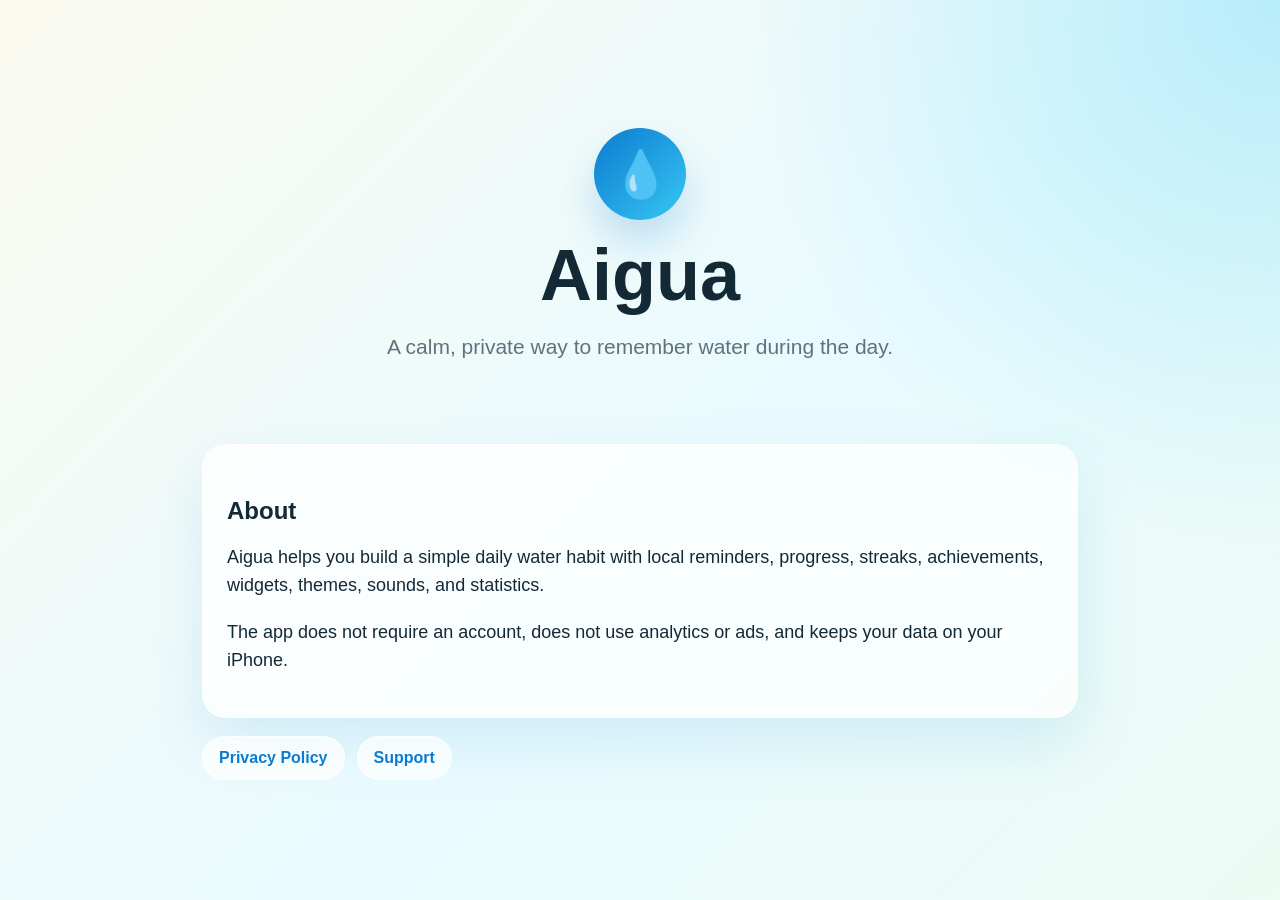
<file: index.html>
<!doctype html>
<html lang="en">
<head>
  <meta charset="utf-8">
  <meta name="viewport" content="width=device-width, initial-scale=1">
  <title>Aigua</title>
  <meta name="description" content="Aigua is a calm, private water habit app for iPhone.">
  <link rel="stylesheet" href="styles.css">
</head>
<body>
  <main class="page">
    <section class="hero">
      <div class="drop" aria-hidden="true">💧</div>
      <h1>Aigua</h1>
      <p>A calm, private way to remember water during the day.</p>
    </section>

    <section class="panel">
      <h2>About</h2>
      <p>
        Aigua helps you build a simple daily water habit with local reminders,
        progress, streaks, achievements, widgets, themes, sounds, and statistics.
      </p>
      <p>
        The app does not require an account, does not use analytics or ads, and
        keeps your data on your iPhone.
      </p>
    </section>

    <section class="links" aria-label="App links">
      <a href="privacy.html">Privacy Policy</a>
      <a href="support.html">Support</a>
    </section>
  </main>
</body>
</html>
</file>
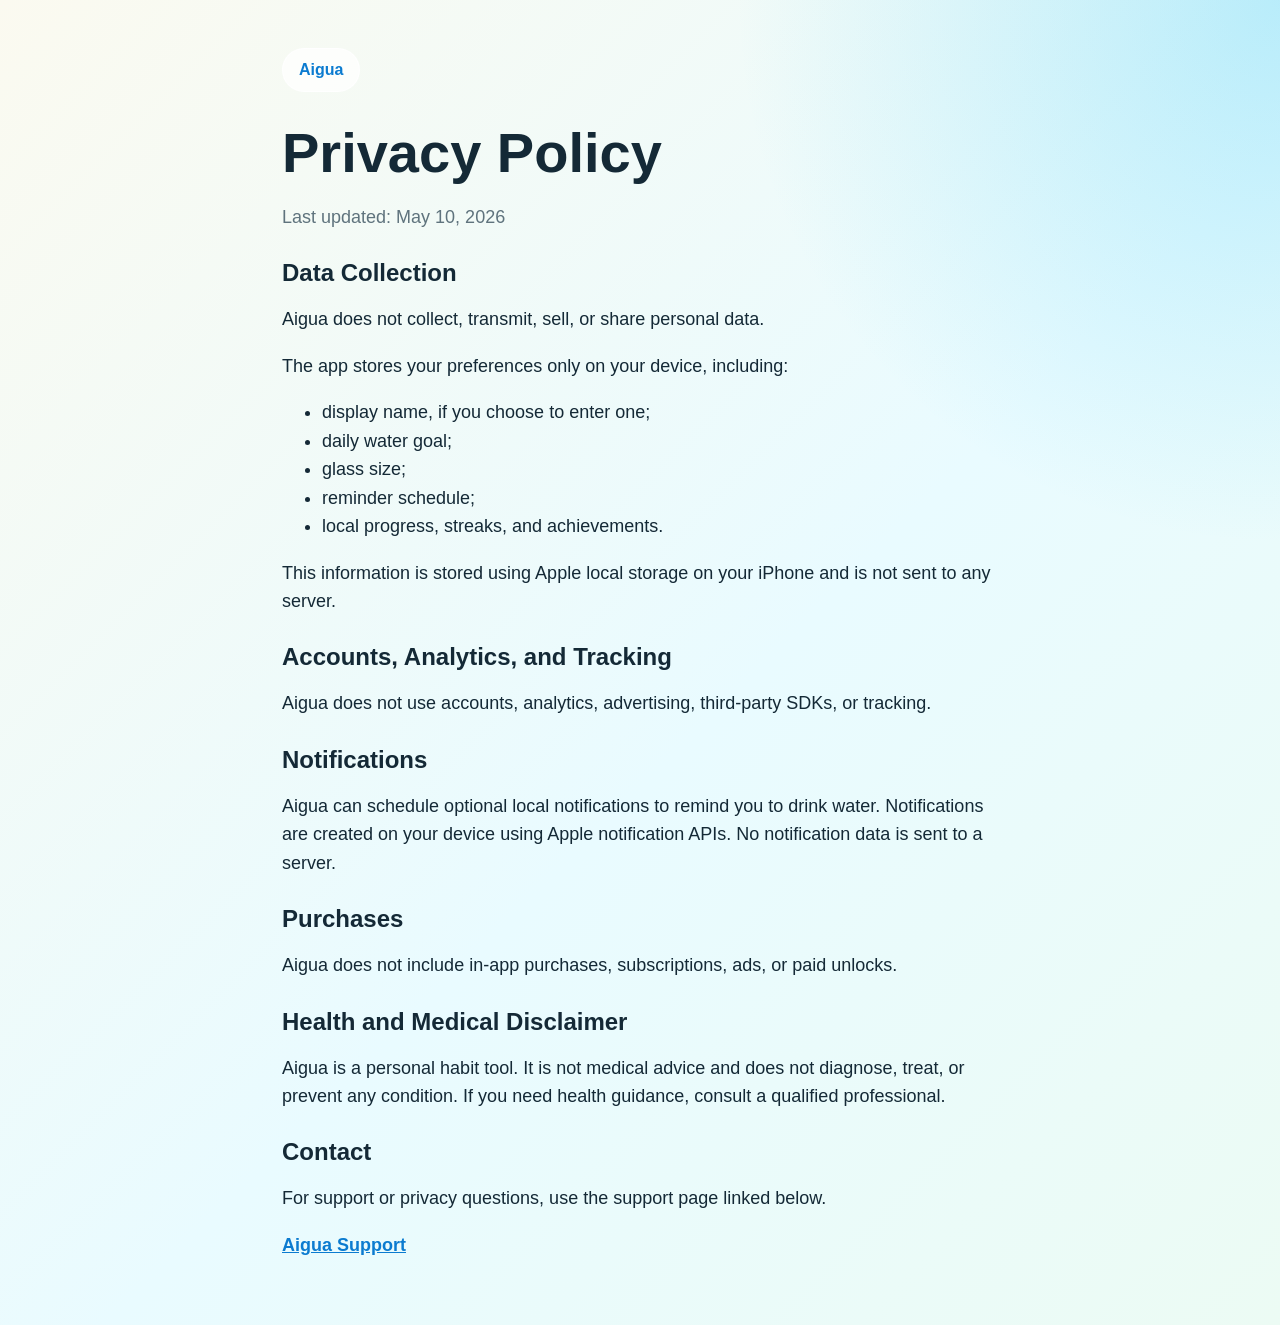
<file: privacy.html>
<!doctype html>
<html lang="en">
<head>
  <meta charset="utf-8">
  <meta name="viewport" content="width=device-width, initial-scale=1">
  <title>Aigua Privacy Policy</title>
  <meta name="description" content="Privacy Policy for Aigua.">
  <link rel="stylesheet" href="styles.css">
</head>
<body>
  <main class="page document">
    <a class="back" href="index.html">Aigua</a>
    <h1>Privacy Policy</h1>
    <p class="updated">Last updated: May 10, 2026</p>

    <h2>Data Collection</h2>
    <p>Aigua does not collect, transmit, sell, or share personal data.</p>
    <p>The app stores your preferences only on your device, including:</p>
    <ul>
      <li>display name, if you choose to enter one;</li>
      <li>daily water goal;</li>
      <li>glass size;</li>
      <li>reminder schedule;</li>
      <li>local progress, streaks, and achievements.</li>
    </ul>
    <p>This information is stored using Apple local storage on your iPhone and is not sent to any server.</p>

    <h2>Accounts, Analytics, and Tracking</h2>
    <p>Aigua does not use accounts, analytics, advertising, third-party SDKs, or tracking.</p>

    <h2>Notifications</h2>
    <p>
      Aigua can schedule optional local notifications to remind you to drink water.
      Notifications are created on your device using Apple notification APIs. No
      notification data is sent to a server.
    </p>

    <h2>Purchases</h2>
    <p>Aigua does not include in-app purchases, subscriptions, ads, or paid unlocks.</p>

    <h2>Health and Medical Disclaimer</h2>
    <p>
      Aigua is a personal habit tool. It is not medical advice and does not
      diagnose, treat, or prevent any condition. If you need health guidance,
      consult a qualified professional.
    </p>

    <h2>Contact</h2>
    <p>For support or privacy questions, use the support page linked below.</p>
    <p><a href="support.html">Aigua Support</a></p>
  </main>
</body>
</html>
</file>
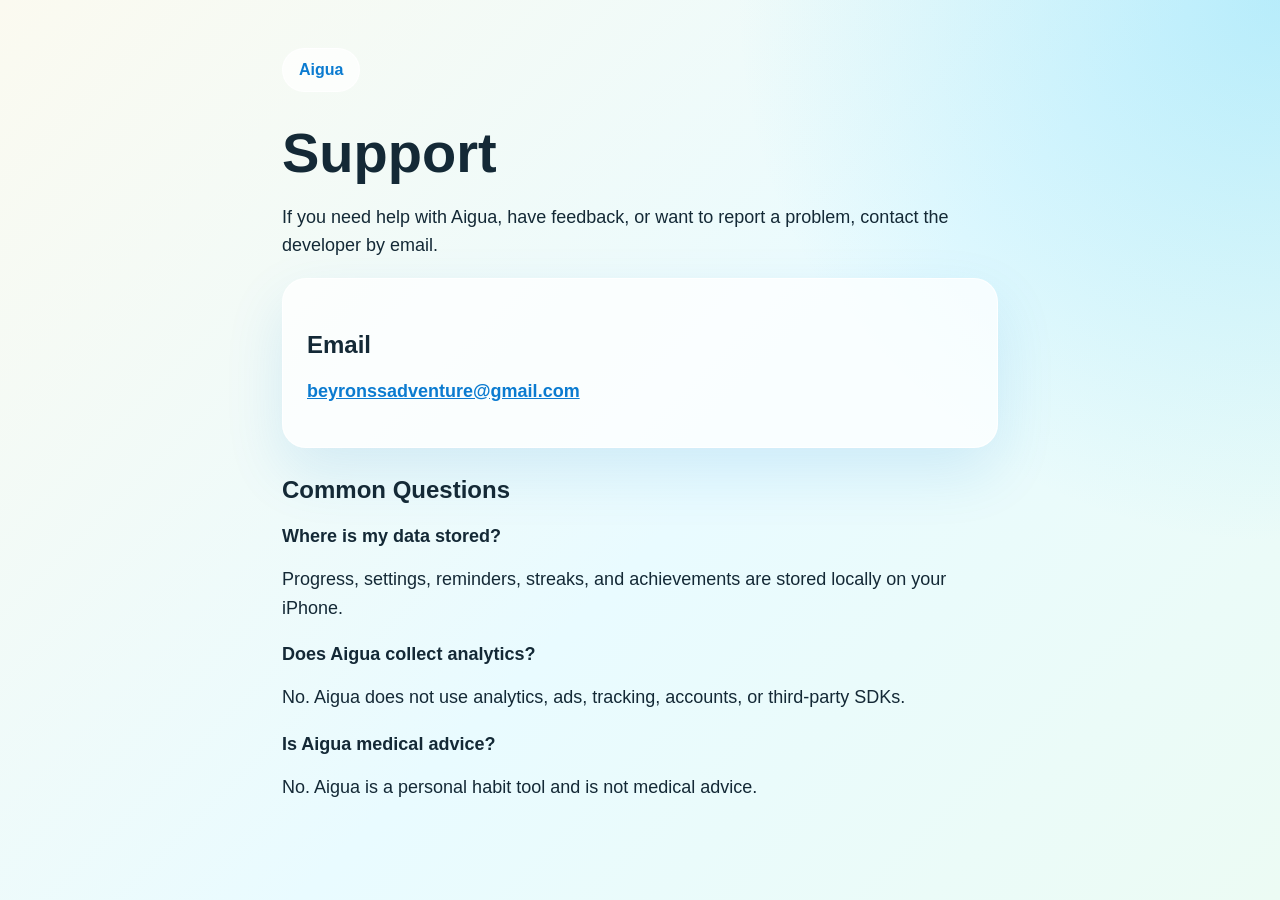
<file: support.html>
<!doctype html>
<html lang="en">
<head>
  <meta charset="utf-8">
  <meta name="viewport" content="width=device-width, initial-scale=1">
  <title>Aigua Support</title>
  <meta name="description" content="Support information for Aigua.">
  <link rel="stylesheet" href="styles.css">
</head>
<body>
  <main class="page document">
    <a class="back" href="index.html">Aigua</a>
    <h1>Support</h1>
    <p>
      If you need help with Aigua, have feedback, or want to report a problem,
      contact the developer by email.
    </p>

    <section class="panel support-card">
      <h2>Email</h2>
      <p><a href="mailto:beyronssadventure@gmail.com">beyronssadventure@gmail.com</a></p>
    </section>

    <h2>Common Questions</h2>
    <h3>Where is my data stored?</h3>
    <p>Progress, settings, reminders, streaks, and achievements are stored locally on your iPhone.</p>

    <h3>Does Aigua collect analytics?</h3>
    <p>No. Aigua does not use analytics, ads, tracking, accounts, or third-party SDKs.</p>

    <h3>Is Aigua medical advice?</h3>
    <p>No. Aigua is a personal habit tool and is not medical advice.</p>
  </main>
</body>
</html>
</file>
<file: styles.css>
:root {
  color-scheme: light;
  --ink: #142936;
  --muted: #5f737d;
  --ocean: #0b7bd0;
  --aqua: #37c7f2;
  --cream: #fbfaf0;
  --panel: rgba(255, 255, 255, 0.72);
  --line: rgba(255, 255, 255, 0.86);
}

* {
  box-sizing: border-box;
}

body {
  margin: 0;
  min-height: 100vh;
  font-family: -apple-system, BlinkMacSystemFont, "Segoe UI", sans-serif;
  color: var(--ink);
  background:
    radial-gradient(circle at top right, rgba(55, 199, 242, 0.28), transparent 34rem),
    linear-gradient(135deg, var(--cream), #e9fbff 55%, #ecfbf4);
}

a {
  color: var(--ocean);
  font-weight: 700;
}

.page {
  width: min(920px, 100%);
  margin: 0 auto;
  padding: 48px 22px;
}

.hero {
  min-height: 44vh;
  display: grid;
  place-items: center;
  text-align: center;
  align-content: center;
  gap: 14px;
}

.drop {
  width: 92px;
  height: 92px;
  display: grid;
  place-items: center;
  border-radius: 50%;
  font-size: 46px;
  background: linear-gradient(135deg, var(--ocean), var(--aqua));
  box-shadow: 0 22px 42px rgba(11, 123, 208, 0.22);
}

h1 {
  margin: 0;
  font-size: clamp(42px, 8vw, 72px);
  letter-spacing: 0;
}

h2 {
  margin: 28px 0 10px;
  font-size: 24px;
  letter-spacing: 0;
}

h3 {
  margin: 22px 0 8px;
  font-size: 18px;
  letter-spacing: 0;
}

p,
li {
  font-size: 18px;
  line-height: 1.58;
}

.hero p {
  max-width: 620px;
  margin: 0;
  color: var(--muted);
  font-size: 21px;
}

.panel {
  padding: 24px;
  border-radius: 24px;
  background: var(--panel);
  border: 1px solid var(--line);
  box-shadow: 0 24px 60px rgba(11, 123, 208, 0.12);
}

.links {
  display: flex;
  flex-wrap: wrap;
  gap: 12px;
  margin-top: 18px;
}

.links a,
.back {
  display: inline-flex;
  align-items: center;
  min-height: 44px;
  padding: 11px 16px;
  border-radius: 999px;
  text-decoration: none;
  background: rgba(255, 255, 255, 0.72);
  border: 1px solid var(--line);
}

.document {
  max-width: 760px;
}

.document h1 {
  margin-top: 28px;
  font-size: clamp(36px, 7vw, 56px);
}

.updated,
.note {
  color: var(--muted);
}

.support-card {
  margin: 18px 0;
}

@media (max-width: 640px) {
  .page {
    padding-top: 32px;
  }

  p,
  li {
    font-size: 16px;
  }
}
</file>
